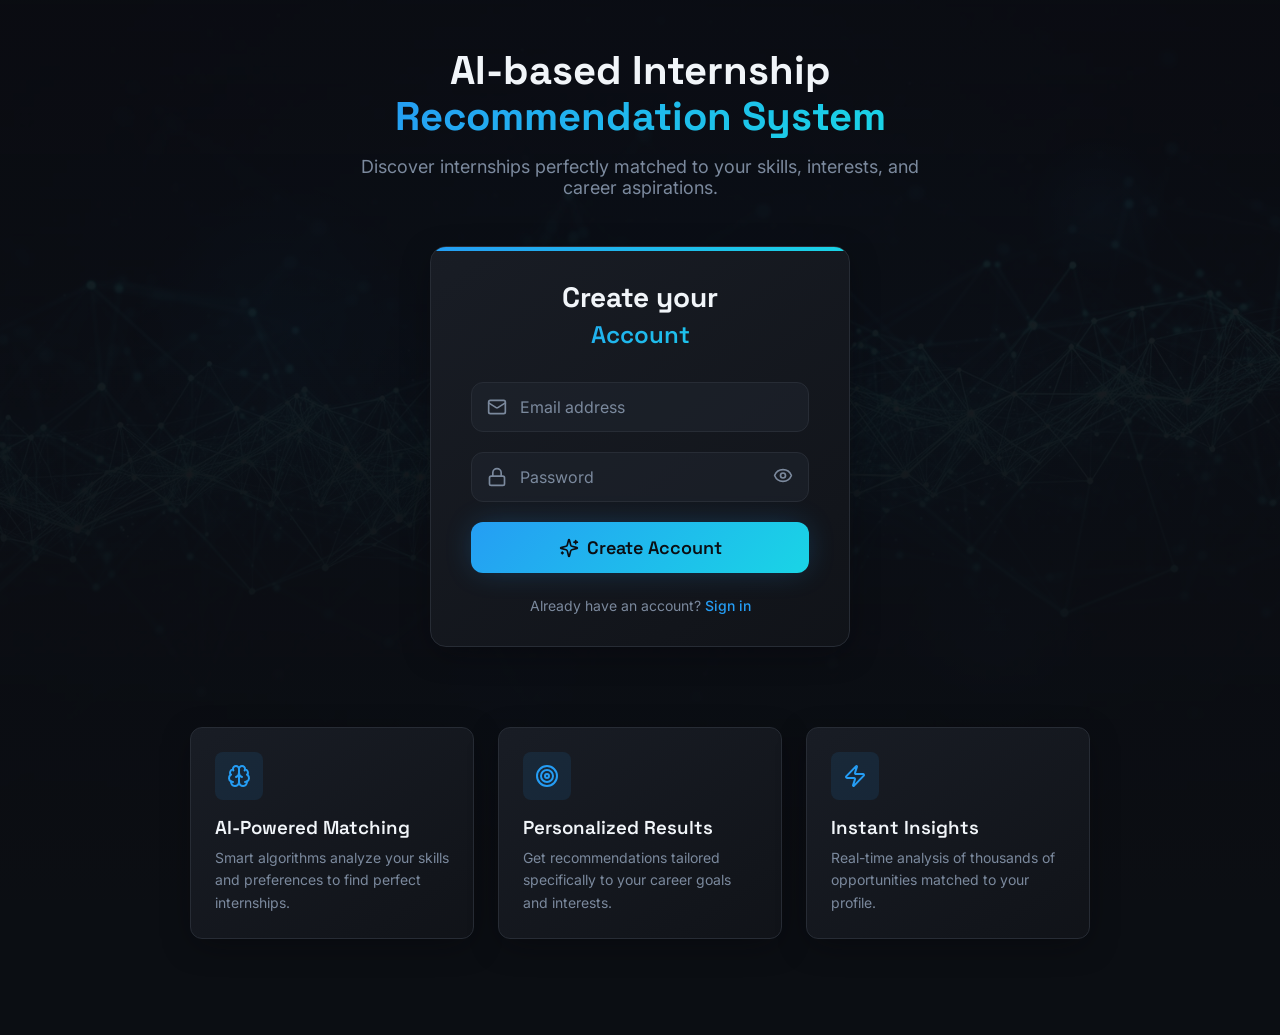
<file: index.html>
<!DOCTYPE html>
<html lang="en">
<head>
  <meta charset="UTF-8" />
  <meta name="viewport" content="width=device-width, initial-scale=1.0" />
  <title>AI-based Internship Recommendation System</title>
  <meta name="description" content="Discover internships perfectly matched to your skills, interests, and career aspirations using AI." />
  <link rel="stylesheet" href="new_styles_react.css">
</head>
<body>

   <!-- Background -->
    <div class="bg-image"></div>

  <!-- Floating Orbs -->
  <div class="orbs-container">
    <div class="orb"></div>
    <div class="orb"></div>
    <div class="orb"></div>
    <div class="orb"></div>
  </div>

  <!-- Gradient Overlay -->
  <div class="bg-overlay"></div>

  <!-- Main Content -->
  <main class="main-content">

    <!-- Header -->
    <div class="header">
      <div class="badge">
        
        <span></span>
      </div>
      <h1>
        AI-based Internship<br />
        <span class="text-gradient">Recommendation System</span>
      </h1>
      <p>Discover internships perfectly matched to your skills, interests, and career aspirations.</p>
    </div>

    <!-- Signup Form -->
    <div class="glass-card signup-card">
      <div class="accent-bar"></div>
      <h2>Create your</h2>
      <h3 class="text-gradient">Account</h3>

      <form action="http://127.0.0.1:3000/login" method="post">
        <div class="form-group">
          <svg class="icon" xmlns="http://www.w3.org/2000/svg" viewBox="0 0 24 24" fill="none" stroke="currentColor" stroke-width="2" stroke-linecap="round" stroke-linejoin="round"><rect width="20" height="16" x="2" y="4" rx="2"/><path d="m22 7-8.97 5.7a1.94 1.94 0 0 1-2.06 0L2 7"/></svg>
          <input type="email" name="email" placeholder="Email address" required />
        </div>

        <div class="form-group">
          <svg class="icon" xmlns="http://www.w3.org/2000/svg" viewBox="0 0 24 24" fill="none" stroke="currentColor" stroke-width="2" stroke-linecap="round" stroke-linejoin="round"><rect width="18" height="11" x="3" y="11" rx="2" ry="2"/><path d="M7 11V7a5 5 0 0 1 10 0v4"/></svg>
          <input type="password" name="password" id="password" placeholder="Password" required />
          <button type="button" class="toggle-password" onclick="togglePassword()">
            <svg id="eye-icon" xmlns="http://www.w3.org/2000/svg" width="20" height="20" viewBox="0 0 24 24" fill="none" stroke="currentColor" stroke-width="2" stroke-linecap="round" stroke-linejoin="round"><path d="M2.062 12.348a1 1 0 0 1 0-.696 10.75 10.75 0 0 1 19.876 0 1 1 0 0 1 0 .696 10.75 10.75 0 0 1-19.876 0"/><circle cx="12" cy="12" r="3"/></svg>
          </button>
        </div>

        <button type="submit" class="submit-btn">
          <svg xmlns="http://www.w3.org/2000/svg" width="20" height="20" viewBox="0 0 24 24" fill="none" stroke="currentColor" stroke-width="2" stroke-linecap="round" stroke-linejoin="round"><path d="M9.937 15.5A2 2 0 0 0 8.5 14.063l-6.135-1.582a.5.5 0 0 1 0-.962L8.5 9.936A2 2 0 0 0 9.937 8.5l1.582-6.135a.5.5 0 0 1 .963 0L14.063 8.5A2 2 0 0 0 15.5 9.937l6.135 1.581a.5.5 0 0 1 0 .964L15.5 14.063a2 2 0 0 0-1.437 1.437l-1.582 6.135a.5.5 0 0 1-.963 0z"/><path d="M20 3v4"/><path d="M22 5h-4"/><path d="M4 17v2"/><path d="M5 18H3"/></svg>
          Create Account
        </button>
      </form>

      <p class="signin-link">
        Already have an account? <a href="#">Sign in</a>
      </p>
    </div>

    <!-- Feature Cards -->
    <div class="features">
      <div class="glass-card feature-card">
        <div class="feature-icon">
          <svg xmlns="http://www.w3.org/2000/svg" viewBox="0 0 24 24" fill="none" stroke="currentColor" stroke-width="2" stroke-linecap="round" stroke-linejoin="round"><path d="M12 5a3 3 0 1 0-5.997.125 4 4 0 0 0-2.526 5.77 4 4 0 0 0 .556 6.588A4 4 0 1 0 12 18Z"/><path d="M12 5a3 3 0 1 1 5.997.125 4 4 0 0 1 2.526 5.77 4 4 0 0 1-.556 6.588A4 4 0 1 1 12 18Z"/><path d="M15 13a4.5 4.5 0 0 1-3-4 4.5 4.5 0 0 1-3 4"/><path d="M17.599 6.5a3 3 0 0 0 .399-1.375"/><path d="M6.003 5.125A3 3 0 0 0 6.401 6.5"/><path d="M3.477 10.896a4 4 0 0 1 .585-.396"/><path d="M19.938 10.5a4 4 0 0 1 .585.396"/><path d="M6 18a4 4 0 0 1-1.967-.516"/><path d="M19.967 17.484A4 4 0 0 1 18 18"/></svg>
        </div>
        <h3>AI-Powered Matching</h3>
        <p>Smart algorithms analyze your skills and preferences to find perfect internships.</p>
      </div>

      <div class="glass-card feature-card">
        <div class="feature-icon">
          <svg xmlns="http://www.w3.org/2000/svg" viewBox="0 0 24 24" fill="none" stroke="currentColor" stroke-width="2" stroke-linecap="round" stroke-linejoin="round"><circle cx="12" cy="12" r="10"/><circle cx="12" cy="12" r="6"/><circle cx="12" cy="12" r="2"/></svg>
        </div>
        <h3>Personalized Results</h3>
        <p>Get recommendations tailored specifically to your career goals and interests.</p>
      </div>

      <div class="glass-card feature-card">
        <div class="feature-icon">
          <svg xmlns="http://www.w3.org/2000/svg" viewBox="0 0 24 24" fill="none" stroke="currentColor" stroke-width="2" stroke-linecap="round" stroke-linejoin="round"><path d="M4 14a1 1 0 0 1-.78-1.63l9.9-10.2a.5.5 0 0 1 .86.46l-1.92 6.02A1 1 0 0 0 13 10h7a1 1 0 0 1 .78 1.63l-9.9 10.2a.5.5 0 0 1-.86-.46l1.92-6.02A1 1 0 0 0 11 14z"/></svg>
        </div>
        <h3>Instant Insights</h3>
        <p>Real-time analysis of thousands of opportunities matched to your profile.</p>
      </div>
    </div>

  </main>

  <script>
    function togglePassword() {
      const input = document.getElementById('password');
      input.type = input.type === 'password' ? 'text' : 'password';
    }
  </script>

</body>
</html>
</file>
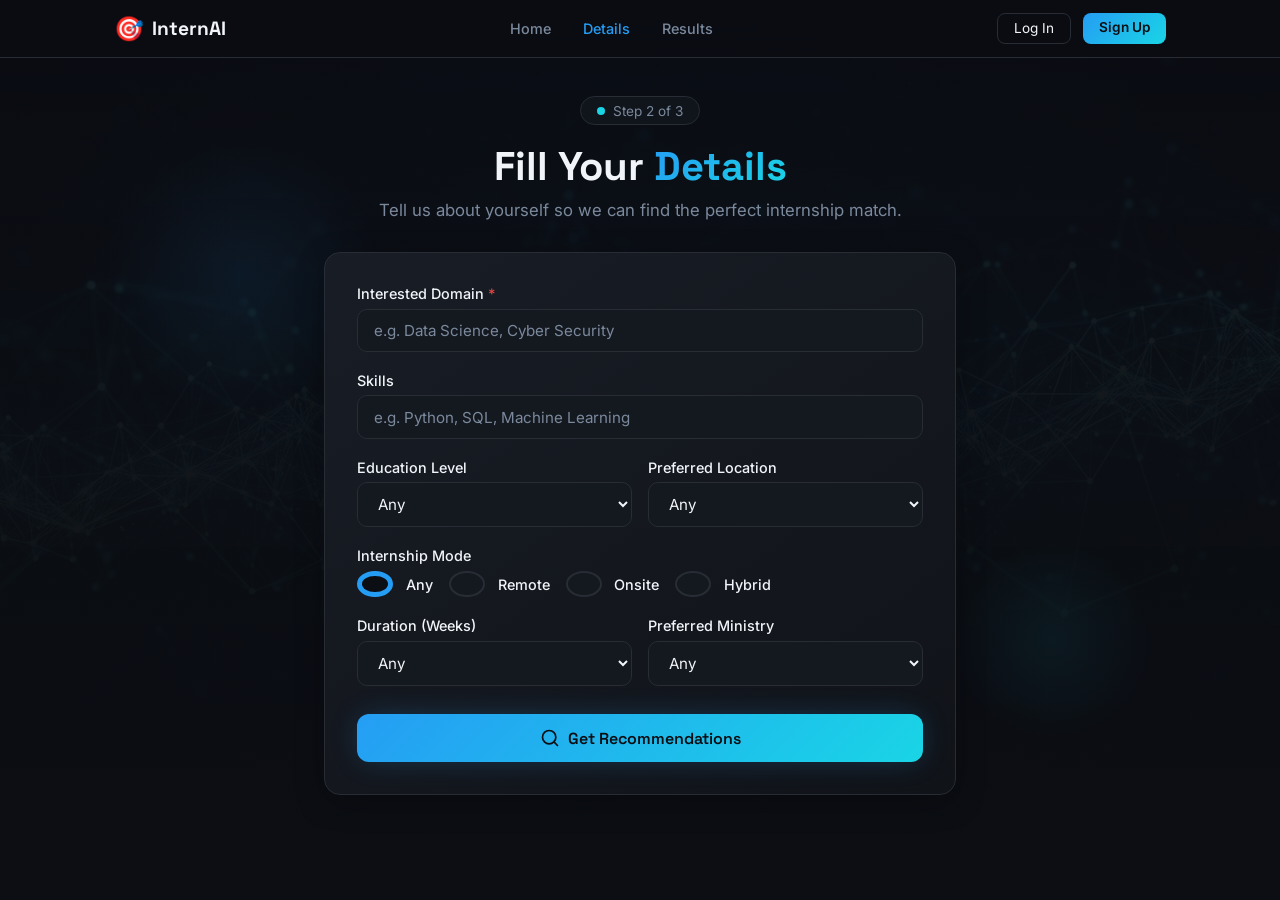
<file: new_details_page_react.html>
<!DOCTYPE html>
<html lang="en">
<head>
    <meta charset="UTF-8">
    <meta name="viewport" content="width=device-width, initial-scale=1.0">
    <title>Fill Your Details - AI Internship Recommendation</title>
    <link rel="stylesheet" href="details_page_react.css">
    <link href="https://fonts.googleapis.com/css2?family=Space+Grotesk:wght@300;400;500;600;700&family=Inter:wght@300;400;500;600&display=swap" rel="stylesheet">

    <style>
.spinner {
  border: 6px solid #f3f3f3;
  border-top: 6px solid #00bcd4;
  border-radius: 50%;
  width: 50px;
  height: 50px;
  margin: 10px auto;
  animation: spin 1s linear infinite;
}

@keyframes spin {
  0% { transform: rotate(0deg); }
  100% { transform: rotate(360deg); }
}
</style>

</head>
<body>

    <!-- Background -->
    <div class="bg-image"></div>
    <div class="bg-overlay"></div>

    <!-- Floating Orbs -->
    <div class="orb orb-1"></div>
    <div class="orb orb-2"></div>
    <div class="orb orb-3"></div>

    <!-- Header / Navbar -->
    <header class="navbar">
        <div class="navbar-inner">
            <a href="index.html" class="logo">
                <span class="logo-icon">🎯</span>
                <span class="logo-text">InternAI</span>
            </a>
            <nav class="nav-links">
                <a href="new_home_page_react.html">Home</a>
                <a href="new_details_page_react.html" class="active">Details</a>
                <a href="new_result_page_react.html">Results</a>
            </nav>
            <div class="nav-auth">
                <a href="#" class="btn-outline-sm">Log In</a>
                <a href="index.html" class="btn-primary-sm">Sign Up</a>
            </div>
            <!-- Mobile menu toggle -->
            <button class="menu-toggle" onclick="toggleMenu()">
                <span></span><span></span><span></span>
            </button>
        </div>
        <!-- Mobile nav -->
        <nav class="mobile-nav" id="mobileNav">
            <a href="index.html">Home</a>
            <a href="#">Details</a>
            <a href="result.html">Results</a>
            <a href="#">Log In</a>
            <a href="index.html">Sign Up</a>
        </nav>
    </header>

    <!-- Page Content -->
    <main class="page-content">
        <div class="page-header">
            <span class="badge"><span class="pulse-dot"></span> Step 2 of 3</span>
            <h1>Fill Your <span class="text-gradient">Details</span></h1>
            <p class="subtitle">Tell us about yourself so we can find the perfect internship match.</p>
        </div>
<div id="loader" style="display:none; text-align:center;">
    <div class="spinner"></div>
    <p>Finding best internships...</p>
</div>

        <form class="details-form glass-card" id="internshipForm" action="http://127.0.0.1:3000/recommend" method="post">
            
            <!-- Domain -->
            <div class="form-group">
                <label for="domain">Interested Domain <span class="required">*</span></label>
                <input type="text" id="domain" name="domain" placeholder="e.g. Data Science, Cyber Security" required>
            </div>

            <!-- Skills -->
            <div class="form-group">
                <label for="skills">Skills</label>
                <input type="text" id="skills" name="skills" placeholder="e.g. Python, SQL, Machine Learning">
            </div>

            <!-- Two columns -->
            <div class="form-row">
                <div class="form-group">
                    <label for="education">Education Level</label>
                    <select id="education" name="education">
                        <option value="Any">Any</option>
                        <option value="Undergraduate">Undergraduate</option>
                        <option value="Postgraduate">Postgraduate</option>
                        <option value="Diploma">Diploma</option>
                    </select>
                </div>
                <div class="form-group">
                    <label for="location">Preferred Location</label>
                    <select id="location" name="location">
                        <option value="Any">Any</option>
                        <option value="Remote">Remote</option>
                        <option value="Delhi">Delhi</option>
                        <option value="Mumbai">Mumbai</option>
                        <option value="Bengaluru">Bengaluru</option>
                        <option value="Pune">Pune</option>
                    </select>
                </div>
            </div>

            <!-- Internship Mode -->
            <div class="form-group">
                <label>Internship Mode</label>
                <div class="radio-group">
                    <label class="radio-label">
                        <input type="radio" name="mode" value="Any" checked>
                        <span class="radio-custom"></span> Any
                    </label>
                    <label class="radio-label">
                        <input type="radio" name="mode" value="Remote">
                        <span class="radio-custom"></span> Remote
                    </label>
                    <label class="radio-label">
                        <input type="radio" name="mode" value="Onsite">
                        <span class="radio-custom"></span> Onsite
                    </label>
                    <label class="radio-label">
                        <input type="radio" name="mode" value="Hybrid">
                        <span class="radio-custom"></span> Hybrid
                    </label>
                </div>
            </div>

            <!-- Two columns -->
            <div class="form-row">
                <div class="form-group">
                    <label for="duration">Duration (Weeks)</label>
                    <select id="duration" name="duration">
                        <option value="Any">Any</option>
                        <option value="4">4 Weeks</option>
                        <option value="6">6 Weeks</option>
                        <option value="8">8 Weeks</option>
                        <option value="12">12 Weeks</option>
                    </select>
                </div>
                <div class="form-group">
                    <label for="ministry">Preferred Ministry</label>
                    <select id="ministry" name="ministry">
                        <option value="Any">Any</option>
                        <option value="MeitY">MeitY</option>
                        <option value="MoE">Ministry of Education</option>
                        <option value="NITI Aayog">NITI Aayog</option>
                        <option value="MoHFW">MoHFW</option>
                    </select>
                </div>
            </div>

            <button type="button" class="btn-submit" onclick="getRecommendation()">
                <svg width="20" height="20" viewBox="0 0 24 24" fill="none" stroke="currentColor" stroke-width="2" stroke-linecap="round" stroke-linejoin="round"><circle cx="11" cy="11" r="8"/><path d="m21 21-4.3-4.3"/></svg>
                Get Recommendations
            </button>
        </form>
    </main>

    <script>
        function toggleMenu() {
            document.getElementById('mobileNav').classList.toggle('open');
        }
    </script>

    <script>
const form = document.getElementById("internshipForm");

form.addEventListener("submit", function(event) {

    event.preventDefault(); // stop instant reload

    // show loader
    document.getElementById("loader").style.display = "block";

    // small delay so user can see loader
    setTimeout(() => {
        form.submit();
    }, 1000); // 1 second
});
</script>
 
<script>
function getRecommendation() {

    const domain = document.getElementById("domain").value;
    const skills = document.getElementById("skills").value;
    const education = document.getElementById("education").value;
    const location = document.getElementById("location").value;

    const mode = document.querySelector('input[name="mode"]:checked').value;

    // show loader
    document.getElementById("loader").style.display = "block";

    fetch("/recommend", {
        method: "POST",
        headers: {
            "Content-Type": "application/json"
        },
        credentials: "include",
        body: JSON.stringify({
            domain,
            skills,
            education,
            location,
            mode
        })
    })
    .then(res => res.json())
    .then(data => {
        localStorage.setItem("results", JSON.stringify(data));
        window.location.href = "/new_result_page_react.html";
    })
    .catch(err => console.log(err));
}
</script>
</body>
</html>
</file>
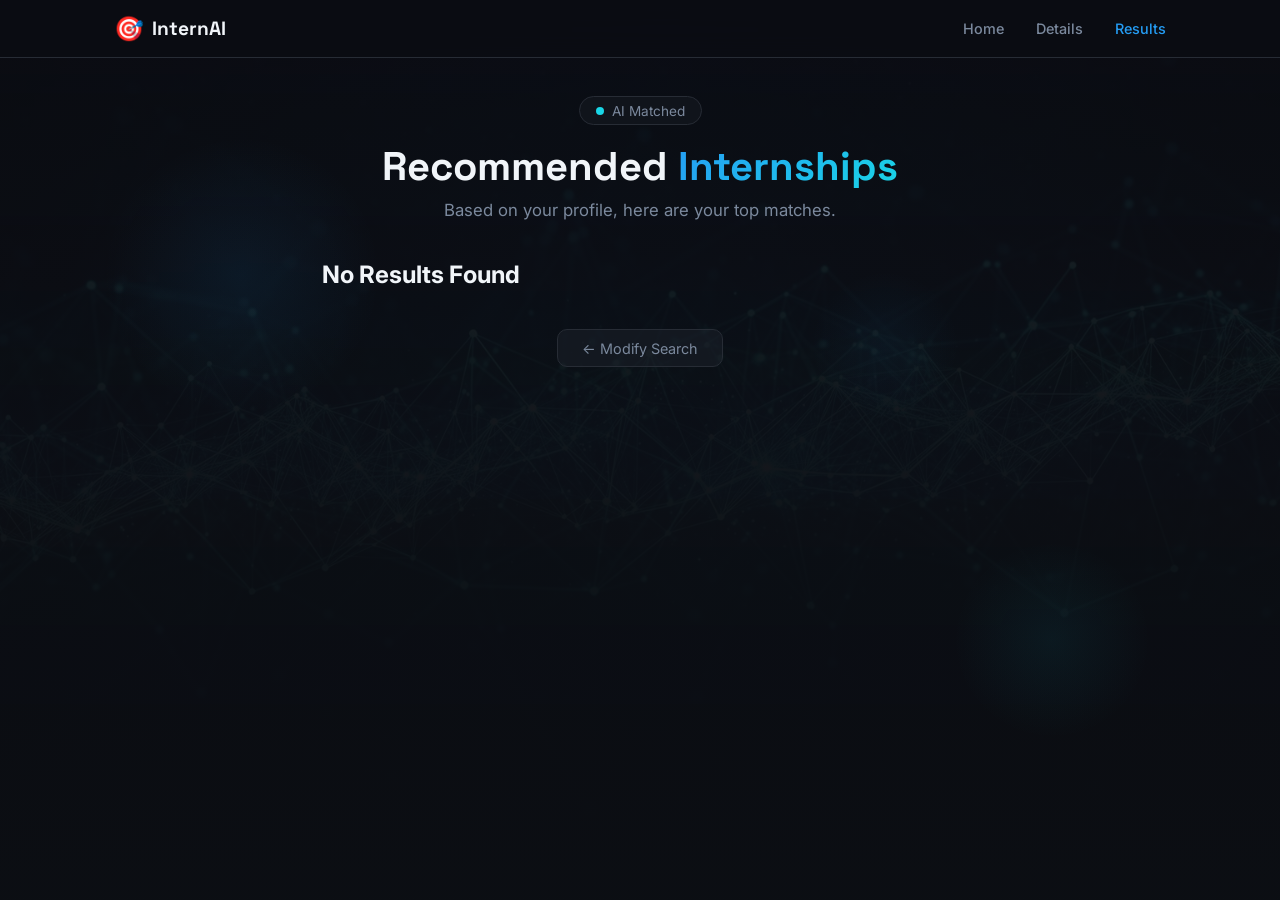
<file: new_result_page_react.html>
<!DOCTYPE html>
<html lang="en">
<head>
    <meta charset="UTF-8">
    <meta name="viewport" content="width=device-width, initial-scale=1.0">
    <title>Recommended Internships - AI Internship Recommendation</title>

    <!-- ✅ CSS PATH (correct for Express static) -->
    <link rel="stylesheet" href="result_page_react.css">

    <link href="https://fonts.googleapis.com/css2?family=Space+Grotesk:wght@300;400;500;600;700&family=Inter:wght@300;400;500;600&display=swap" rel="stylesheet">
</head>

<body>

    <!-- Background -->
    <div class="bg-image"></div>
    <div class="bg-overlay"></div>

    <!-- Floating Orbs -->
    <div class="orb orb-1"></div>
    <div class="orb orb-2"></div>
    <div class="orb orb-3"></div>

    <!-- Header -->
    <header class="navbar">
        <div class="navbar-inner">
            <a href="/new_home_page_react.html" class="logo">
                <span class="logo-icon">🎯</span>
                <span class="logo-text">InternAI</span>
            </a>

            <nav class="nav-links">
                <a href="/new_home_page_react.html">Home</a>
                <a href="/new_details_page_react.html">Details</a>
                <a href="#" class="active">Results</a>
            </nav>
        </div>
    </header>

    <!-- Page Content -->
    <main class="page-content">

        <div class="page-header">
            <span class="badge"><span class="pulse-dot"></span> AI Matched</span>
            <h1>Recommended <span class="text-gradient">Internships</span></h1>
            <p class="subtitle">Based on your profile, here are your top matches.</p>
        </div>

        <!-- ✅ RESULTS GRID -->
        <div class="results-grid" id="results"></div>

        <!-- Back button -->
        <div class="back-section">
            <a href="/new_details_page_react.html" class="btn-back">← Modify Search</a>
        </div>

    </main>

    <!-- ✅ MAIN SCRIPT -->
    <script>
        const results = JSON.parse(localStorage.getItem("results"));
        const container = document.getElementById("results");

        if (results && results.length > 0) {

            results.forEach((item, index) => {

                const card = document.createElement("div");
                card.className = "result-card glass-card";

                card.innerHTML = `
                    ${index === 0 ? '<span style="color: gold; font-weight: bold;">🏆 Best Match</span>' : ''}

                    <div class="card-header">
                        <div class="card-badge badge-match">
                            ${(item.match_score * 100).toFixed(1)}% Match
                        </div>
                        <div class="card-badge badge-mode">
                            ${item.mode}
                        </div>
                    </div>

                    <h3 class="card-title">${item.title}</h3>

                    <div class="card-meta">
                        <span>🏛️ ${item.organization}</span>
                        <span>📍 ${item.location}</span>
                        <span>⏱️ ${item.duration_weeks || "N/A"} Weeks</span>
                    </div>

                    <p><strong>Domain:</strong> ${item.domain}</p>
                    <p><strong>Skills:</strong> ${item.skills}</p>
                    <p>${item.description}</p>

                    <a href="#" class="btn-apply">Apply Now →</a>
                `;

                container.appendChild(card);
            });

        } else {
            container.innerHTML = "<h2 style='text-align:center;'>No Results Found</h2>";
        }
    </script>

</body>
</html>
</file>
<file: new_styles_react.css>
@import url('https://fonts.googleapis.com/css2?family=Space+Grotesk:wght@300;400;500;600;700&family=Inter:wght@300;400;500;600&display=swap');

*, *::before, *::after {
  margin: 0;
  padding: 0;
  box-sizing: border-box;
  
}

:root {
  --bg: hsl(220, 25%, 6%);
  --fg: hsl(210, 40%, 96%);
  --card-bg: linear-gradient(145deg, hsl(220, 20%, 12%), hsl(220, 20%, 8%));
  --primary: hsl(205, 90%, 55%);
  --accent: hsl(185, 80%, 50%);
  --muted: hsl(215, 15%, 55%);
  --border: hsl(220, 15%, 18%);
  --secondary-bg: hsl(220, 20%, 16%);
  --gradient-primary: linear-gradient(135deg, hsl(205, 90%, 55%), hsl(185, 80%, 50%));
  --shadow-glow: 0 0 30px -5px hsla(205, 90%, 55%, 0.3);
  --shadow-card: 0 8px 32px -8px hsla(220, 25%, 3%, 0.6);
}

body {
  background: var(--bg);
  color: var(--fg);
  font-family: 'Inter', sans-serif;
  min-height: 100vh;
  overflow-x: hidden;
}

h1, h2, h3, h4, h5, h6 {
  font-family: 'Space Grotesk', sans-serif;
}

/* ===== Background */
.bg-image {
    position: fixed; inset: 0;
    background: url('hero-bg.jpg') center/cover no-repeat;
    opacity: 0.25; z-index: 0;
}


.orbs-container {
  position: fixed;
  inset: 0;
  pointer-events: none;
  z-index: 0;
}

.orb {
  position: absolute;
  border-radius: 50%;
  background: radial-gradient(circle, hsla(205, 90%, 55%, 0.08), transparent 70%);
  animation: float 8s ease-in-out infinite;
}

.orb:nth-child(1) { width: 300px; height: 300px; left: 10%; top: 20%; animation-duration: 8s; }
.orb:nth-child(2) { width: 200px; height: 200px; left: 70%; top: 60%; animation-duration: 10s; animation-delay: 2s; }
.orb:nth-child(3) { width: 150px; height: 150px; left: 80%; top: 15%; animation-duration: 7s; animation-delay: 4s; }
.orb:nth-child(4) { width: 250px; height: 250px; left: 30%; top: 70%; animation-duration: 9s; animation-delay: 1s; }

@keyframes float {
  0%, 100% { transform: translateY(0) rotate(0deg); }
  33% { transform: translateY(-12px) rotate(1deg); }
  66% { transform: translateY(6px) rotate(-1deg); }
}


.bg-overlay {
  position: fixed;
  inset: 0;
  background: linear-gradient(to bottom, hsla(220, 25%, 6%, 0.6), hsla(220, 25%, 6%, 0.8), hsl(220, 25%, 6%));
  z-index: 1;
}

/* Main Content */
.main-content {
  position: relative;
  z-index: 10;
  display: flex;
  flex-direction: column;
  align-items: center;
  min-height: 100vh;
  padding: 3rem 1rem;
}

/* ── Header ── 
.badge {
  display: inline-flex;
  align-items: center;
  gap: 0.5rem;
  padding: 0.5rem 1rem;
  border-radius: 9999px;
  border: 1px solid var(--border);
  background: hsla(220, 20%, 16%, 0.3);
  margin-bottom: 1.5rem;
  font-size: 0.875rem;
  color: var(--muted);
  animation: fadeInDown 0.7s ease-out;
} */

.badge-dot {
  width: 8px;
  height: 8px;
  border-radius: 50%;
  background: var(--accent);
  animation: pulse-glow 2s ease-in-out infinite;
}

@keyframes pulse-glow {
  0%, 100% { opacity: 0.4; transform: scale(1); }
  50% { opacity: 1; transform: scale(1.2); }
}

.header {
  text-align: center;
  margin-bottom: 3rem;
  animation: fadeInDown 0.7s ease-out;
}

.header h1 {
  font-size: 2.5rem;
  font-weight: 700;
  line-height: 1.15;
  margin-bottom: 1rem;
}

.text-gradient {
  background: var(--gradient-primary);
  -webkit-background-clip: text;
  -webkit-text-fill-color: transparent;
  background-clip: text;
}

.header p {
  color: var(--muted);
  font-size: 1.125rem;
  max-width: 560px;
  margin: 0 auto;
}

@keyframes fadeInDown {
  from { opacity: 0; transform: translateY(-20px); }
  to { opacity: 1; transform: translateY(0); }
}

/* ── Glass Card / Signup Form ── */
.glass-card {
  background: var(--card-bg);
  border: 1px solid var(--border);
  box-shadow: var(--shadow-card);
  backdrop-filter: blur(20px);
  border-radius: 1rem;
}

.signup-card {
  width: 100%;
  max-width: 420px;
  padding: 2rem 2.5rem;
  position: relative;
  overflow: hidden;
  animation: fadeInUp 0.8s ease-out 0.3s both;
}

.signup-card .accent-bar {
  position: absolute;
  top: 0;
  left: 0;
  right: 0;
  height: 4px;
  background: var(--gradient-primary);
}

.signup-card h2 {
  text-align: center;
  font-size: 1.75rem;
  font-weight: 700;
  margin-bottom: 0.25rem;
}

.signup-card h3 {
  text-align: center;
  font-size: 1.5rem;
  font-weight: 600;
  margin-bottom: 2rem;
}

.form-group {
  position: relative;
  margin-bottom: 1.25rem;
}

.form-group .icon {
  position: absolute;
  left: 1rem;
  top: 50%;
  transform: translateY(-50%);
  width: 20px;
  height: 20px;
  color: var(--muted);
  transition: color 0.2s;
}

.form-group input {
  width: 100%;
  background: hsla(220, 20%, 16%, 0.5);
  border: 1px solid var(--border);
  border-radius: 0.75rem;
  padding: 0.875rem 1rem 0.875rem 3rem;
  color: var(--fg);
  font-family: 'Inter', sans-serif;
  font-size: 1rem;
  outline: none;
  transition: all 0.2s;
}

.form-group input::placeholder {
  color: var(--muted);
}

.form-group input:focus {
  border-color: var(--primary);
  box-shadow: 0 0 0 3px hsla(205, 90%, 55%, 0.2);
}

.form-group input:focus ~ .icon {
  color: var(--primary);
}

.toggle-password {
  position: absolute;
  right: 1rem;
  top: 50%;
  transform: translateY(-50%);
  background: none;
  border: none;
  color: var(--muted);
  cursor: pointer;
  padding: 0;
  transition: color 0.2s;
}

.toggle-password:hover {
  color: var(--fg);
}

.submit-btn {
  width: 100%;
  padding: 0.875rem;
  border: none;
  border-radius: 0.75rem;
  background: var(--gradient-primary);
  color: var(--bg);
  font-family: 'Space Grotesk', sans-serif;
  font-size: 1.125rem;
  font-weight: 600;
  cursor: pointer;
  display: flex;
  align-items: center;
  justify-content: center;
  gap: 0.5rem;
  box-shadow: var(--shadow-glow);
  transition: transform 0.15s, box-shadow 0.3s;
  margin-top: 0.25rem;
}

.submit-btn:hover {
  transform: scale(1.02);
  box-shadow: 0 0 40px -5px hsla(205, 90%, 55%, 0.5);
}

.submit-btn:active {
  transform: scale(0.98);
}

.signin-link {
  text-align: center;
  color: var(--muted);
  font-size: 0.875rem;
  margin-top: 1.5rem;
}

.signin-link a {
  color: var(--primary);
  text-decoration: none;
  font-weight: 500;
  transition: color 0.2s;
}

.signin-link a:hover {
  color: var(--accent);
}

@keyframes fadeInUp {
  from { opacity: 0; transform: translateY(40px); }
  to { opacity: 1; transform: translateY(0); }
}

/* ── Feature Cards ── */
.features {
  display: grid;
  grid-template-columns: repeat(3, 1fr);
  gap: 1.5rem;
  max-width: 900px;
  width: 100%;
  margin-top: 5rem;
  margin-bottom: 3rem;
}

.feature-card {
  padding: 1.5rem;
  border-radius: 0.75rem;
  transition: border-color 0.3s;
  animation: fadeInUp 0.6s ease-out both;
}

.feature-card:nth-child(1) { animation-delay: 0.6s; }
.feature-card:nth-child(2) { animation-delay: 0.75s; }
.feature-card:nth-child(3) { animation-delay: 0.9s; }

.feature-card:hover {
  border-color: hsla(205, 90%, 55%, 0.3);
}

.feature-icon {
  width: 48px;
  height: 48px;
  border-radius: 0.5rem;
  background: hsla(205, 90%, 55%, 0.1);
  display: flex;
  align-items: center;
  justify-content: center;
  margin-bottom: 1rem;
  transition: background 0.3s;
}

.feature-card:hover .feature-icon {
  background: hsla(205, 90%, 55%, 0.2);
}

.feature-icon svg {
  width: 24px;
  height: 24px;
  color: var(--primary);
}

.feature-card h3 {
  font-weight: 600;
  margin-bottom: 0.5rem;
}

.feature-card p {
  font-size: 0.875rem;
  color: var(--muted);
  line-height: 1.6;
}

/* ── Responsive ── */
@media (max-width: 768px) {
  .header h1 {
    font-size: 1.75rem;
  }
  .features {
    grid-template-columns: 1fr;
    padding: 0 1rem;
  }
  .signup-card {
    padding: 1.5rem;
  }
}
</file>
<file: details_page_react.css>
/* ===== CSS Variables (same theme as landing) ===== */
:root {
    --background: hsl(220, 25%, 6%);
    --foreground: hsl(210, 40%, 96%);
    --card-bg: linear-gradient(145deg, hsl(220, 20%, 12%), hsl(220, 20%, 8%));
    --primary: hsl(205, 90%, 55%);
    --accent: hsl(185, 80%, 50%);
    --secondary: hsl(220, 20%, 16%);
    --muted: hsl(215, 15%, 55%);
    --border-color: hsl(220, 15%, 18%);
    --input-bg: hsl(220, 20%, 10%);
    --gradient-primary: linear-gradient(135deg, hsl(205, 90%, 55%), hsl(185, 80%, 50%));
    --shadow-glow: 0 0 30px -5px hsla(205, 90%, 55%, 0.3);
    --shadow-card: 0 8px 32px -8px hsla(220, 25%, 3%, 0.6);
    --font-heading: 'Space Grotesk', sans-serif;
    --font-body: 'Inter', sans-serif;
}

/* ===== Reset ===== */
*, *::before, *::after {
    margin: 0; padding: 0; box-sizing: border-box;
}

body {
    font-family: var(--font-body);
    background: var(--background);
    color: var(--foreground);
    min-height: 100vh;
    overflow-x: hidden;
}

/* ===== Background ===== */
.bg-image {
    position: fixed; inset: 0;
    background: url('hero-bg.jpg') center/cover no-repeat;
    opacity: 0.25;
    z-index: 0;
}

.bg-overlay {
    position: fixed; inset: 0;
    background: linear-gradient(to bottom, hsla(220, 25%, 6%, 0.6), hsla(220, 25%, 6%, 0.85), var(--background));
    z-index: 0;
}

/* ===== Floating Orbs ===== */
.orb {
    position: fixed;
    border-radius: 50%;
    pointer-events: none;
    z-index: 0;
}

.orb-1 {
    width: 280px; height: 280px;
    top: 15%; left: 8%;
    background: radial-gradient(circle, hsla(205, 90%, 55%, 0.08), transparent 70%);
    animation: float 8s ease-in-out infinite;
}

.orb-2 {
    width: 200px; height: 200px;
    top: 60%; right: 10%;
    background: radial-gradient(circle, hsla(185, 80%, 50%, 0.06), transparent 70%);
    animation: float 10s ease-in-out infinite 2s;
}

.orb-3 {
    width: 150px; height: 150px;
    top: 30%; right: 25%;
    background: radial-gradient(circle, hsla(205, 90%, 55%, 0.05), transparent 70%);
    animation: float 7s ease-in-out infinite 4s;
}

@keyframes float {
    0%, 100% { transform: translateY(0) rotate(0deg); }
    33% { transform: translateY(-15px) rotate(1deg); }
    66% { transform: translateY(8px) rotate(-1deg); }
}

/* ===== Navbar ===== */
.navbar {
    position: fixed; top: 0; left: 0; right: 0;
    z-index: 100;
    background: hsla(220, 25%, 6%, 0.85);
    backdrop-filter: blur(16px);
    border-bottom: 1px solid var(--border-color);
}

.navbar-inner {
    max-width: 1100px;
    margin: 0 auto;
    display: flex;
    align-items: center;
    justify-content: space-between;
    padding: 0.8rem 1.5rem;
}

.logo {
    display: flex; align-items: center; gap: 0.5rem;
    text-decoration: none; color: var(--foreground);
    font-family: var(--font-heading);
    font-weight: 700; font-size: 1.2rem;
}

.logo-icon { font-size: 1.5rem; }

.nav-links {
    display: flex; gap: 2rem;
}

.nav-links a {
    text-decoration: none;
    color: var(--muted);
    font-size: 0.9rem;
    font-weight: 500;
    transition: color 0.3s;
}

.nav-links a:hover, .nav-links a.active {
    color: var(--primary);
}

.nav-auth {
    display: flex; gap: 0.75rem;
}

.btn-outline-sm {
    padding: 0.4rem 1rem;
    border: 1px solid var(--border-color);
    border-radius: 8px;
    color: var(--foreground);
    text-decoration: none;
    font-size: 0.85rem;
    transition: all 0.3s;
}

.btn-outline-sm:hover {
    border-color: var(--primary);
    color: var(--primary);
}

.btn-primary-sm {
    padding: 0.4rem 1rem;
    background: var(--gradient-primary);
    border-radius: 8px;
    color: var(--background);
    text-decoration: none;
    font-size: 0.85rem;
    font-weight: 600;
    transition: opacity 0.3s;
}

.btn-primary-sm:hover { opacity: 0.9; }

.menu-toggle {
    display: none;
    flex-direction: column; gap: 5px;
    background: none; border: none; cursor: pointer; padding: 4px;
}

.menu-toggle span {
    width: 24px; height: 2px;
    background: var(--foreground);
    border-radius: 2px;
}

.mobile-nav {
    display: none;
    flex-direction: column;
    padding: 1rem 1.5rem;
    gap: 0.75rem;
    border-top: 1px solid var(--border-color);
}

.mobile-nav a {
    color: var(--muted);
    text-decoration: none;
    font-size: 0.95rem;
    padding: 0.5rem 0;
}

.mobile-nav.open { display: flex; }

@media (max-width: 768px) {
    .nav-links, .nav-auth { display: none; }
    .menu-toggle { display: flex; }
}

/* ===== Page Content ===== */
.page-content {
    position: relative;
    z-index: 10;
    max-width: 680px;
    margin: 0 auto;
    padding: 6rem 1.5rem 3rem;
}

.page-header {
    text-align: center;
    margin-bottom: 2rem;
    animation: fadeInUp 0.6s ease-out;
}

.badge {
    display: inline-flex;
    align-items: center;
    gap: 0.5rem;
    padding: 0.35rem 1rem;
    border-radius: 999px;
    border: 1px solid var(--border-color);
    background: hsla(220, 20%, 16%, 0.3);
    color: var(--muted);
    font-size: 0.85rem;
    margin-bottom: 1rem;
}

.pulse-dot {
    width: 8px; height: 8px;
    border-radius: 50%;
    background: var(--accent);
    animation: pulse 2s infinite;
}

@keyframes pulse {
    0%, 100% { opacity: 0.6; transform: scale(1); }
    50% { opacity: 1; transform: scale(1.3); }
}

.page-header h1 {
    font-family: var(--font-heading);
    font-size: 2.5rem;
    font-weight: 700;
    margin-bottom: 0.5rem;
}

.text-gradient {
    background: var(--gradient-primary);
    -webkit-background-clip: text;
    -webkit-text-fill-color: transparent;
    background-clip: text;
}

.subtitle {
    color: var(--muted);
    font-size: 1.05rem;
}

/* ===== Form Card ===== */
.glass-card {
    background: var(--card-bg);
    border: 1px solid var(--border-color);
    border-radius: 16px;
    box-shadow: var(--shadow-card);
    backdrop-filter: blur(20px);
}

.details-form {
    padding: 2rem;
    display: flex;
    flex-direction: column;
    gap: 1.25rem;
    animation: fadeInUp 0.7s ease-out 0.15s both;
}

.form-group {
    display: flex;
    flex-direction: column;
    gap: 0.4rem;
}

.form-group label {
    font-size: 0.9rem;
    font-weight: 500;
    color: var(--foreground);
}

.required { color: hsl(0, 84%, 60%); }

.form-group input,
.form-group select {
    padding: 0.7rem 1rem;
    border-radius: 10px;
    border: 1px solid var(--border-color);
    background: var(--input-bg);
    color: var(--foreground);
    font-family: var(--font-body);
    font-size: 0.95rem;
    outline: none;
    transition: border-color 0.3s, box-shadow 0.3s;
}

.form-group input::placeholder {
    color: var(--muted);
}

.form-group input:focus,
.form-group select:focus {
    border-color: var(--primary);
    box-shadow: 0 0 0 3px hsla(205, 90%, 55%, 0.15);
}

.form-row {
    display: grid;
    grid-template-columns: 1fr 1fr;
    gap: 1rem;
}

@media (max-width: 500px) {
    .form-row { grid-template-columns: 1fr; }
}

/* ===== Radio Group ===== */
.radio-group {
    display: flex;
    gap: 1rem;
    flex-wrap: wrap;
}

.radio-label {
    display: flex;
    align-items: center;
    gap: 0.4rem;
    cursor: pointer;
    color: var(--muted);
    font-size: 0.9rem;
    transition: color 0.3s;
}

.radio-label input[type="radio"] {
    appearance: none;
    width: 18px; height: 18px;
    border: 2px solid var(--border-color);
    border-radius: 50%;
    background: var(--input-bg);
    cursor: pointer;
    transition: all 0.3s;
    position: relative;
}

.radio-label input[type="radio"]:checked {
    border-color: var(--primary);
    background: var(--primary);
}

.radio-label input[type="radio"]:checked::after {
    content: '';
    position: absolute;
    inset: 3px;
    border-radius: 50%;
    background: var(--background);
}

.radio-label:has(input:checked) {
    color: var(--foreground);
}

/* ===== Submit Button ===== */
.btn-submit {
    display: inline-flex;
    align-items: center;
    justify-content: center;
    gap: 0.5rem;
    padding: 0.85rem 2rem;
    margin-top: 0.5rem;
    border: none;
    border-radius: 12px;
    background: var(--gradient-primary);
    color: var(--background);
    font-family: var(--font-heading);
    font-size: 1rem;
    font-weight: 600;
    cursor: pointer;
    transition: opacity 0.3s, transform 0.2s;
    box-shadow: var(--shadow-glow);
}

.btn-submit:hover {
    opacity: 0.92;
    transform: translateY(-1px);
}

.btn-submit:active {
    transform: translateY(0);
}

/* ===== Animations ===== */
@keyframes fadeInUp {
    from { opacity: 0; transform: translateY(20px); }
    to { opacity: 1; transform: translateY(0); }
}

.spinner {
  border: 6px solid #f3f3f3;
  border-top: 6px solid #00bcd4;
  border-radius: 50%;
  width: 50px;
  height: 50px;
  margin: 10px auto;
  animation: spin 1s linear infinite;
}

@keyframes spin {
  100% { transform: rotate(360deg); }
}
</file>
<file: result_page_react.css>
/* ===== CSS Variables ===== */
:root {
    --background: hsl(220, 25%, 6%);
    --foreground: hsl(210, 40%, 96%);
    --card-bg: linear-gradient(145deg, hsl(220, 20%, 12%), hsl(220, 20%, 8%));
    --primary: hsl(205, 90%, 55%);
    --accent: hsl(185, 80%, 50%);
    --secondary: hsl(220, 20%, 16%);
    --muted: hsl(215, 15%, 55%);
    --border-color: hsl(220, 15%, 18%);
    --input-bg: hsl(220, 20%, 10%);
    --gradient-primary: linear-gradient(135deg, hsl(205, 90%, 55%), hsl(185, 80%, 50%));
    --shadow-glow: 0 0 30px -5px hsla(205, 90%, 55%, 0.3);
    --shadow-card: 0 8px 32px -8px hsla(220, 25%, 3%, 0.6);
    --font-heading: 'Space Grotesk', sans-serif;
    --font-body: 'Inter', sans-serif;
}

*, *::before, *::after {
    margin: 0; padding: 0; box-sizing: border-box;
}

body {
    font-family: var(--font-body);
    background: var(--background);
    color: var(--foreground);
    min-height: 100vh;
    overflow-x: hidden;
}

/* ===== Background ===== */
.bg-image {
    position: fixed; inset: 0;
    background: url('hero-bg.jpg') center/cover no-repeat;
    opacity: 0.25; z-index: 0;
}
.bg-overlay {
    position: fixed; inset: 0;
    background: linear-gradient(to bottom, hsla(220, 25%, 6%, 0.6), hsla(220, 25%, 6%, 0.85), var(--background));
    z-index: 0;
}

/* ===== Orbs ===== */
.orb { position: fixed; border-radius: 50%; pointer-events: none; z-index: 0; }
.orb-1 { width: 280px; height: 280px; top: 15%; left: 8%; background: radial-gradient(circle, hsla(205,90%,55%,0.08), transparent 70%); animation: float 8s ease-in-out infinite; }
.orb-2 { width: 200px; height: 200px; top: 60%; right: 10%; background: radial-gradient(circle, hsla(185,80%,50%,0.06), transparent 70%); animation: float 10s ease-in-out infinite 2s; }
.orb-3 { width: 150px; height: 150px; top: 30%; right: 25%; background: radial-gradient(circle, hsla(205,90%,55%,0.05), transparent 70%); animation: float 7s ease-in-out infinite 4s; }

@keyframes float {
    0%, 100% { transform: translateY(0) rotate(0deg); }
    33% { transform: translateY(-15px) rotate(1deg); }
    66% { transform: translateY(8px) rotate(-1deg); }
}

/* ===== Navbar ===== */
.navbar {
    position: fixed; top: 0; left: 0; right: 0; z-index: 100;
    background: hsla(220, 25%, 6%, 0.85);
    backdrop-filter: blur(16px);
    border-bottom: 1px solid var(--border-color);
}
.navbar-inner {
    max-width: 1100px; margin: 0 auto;
    display: flex; align-items: center; justify-content: space-between;
    padding: 0.8rem 1.5rem;
}
.logo { display: flex; align-items: center; gap: 0.5rem; text-decoration: none; color: var(--foreground); font-family: var(--font-heading); font-weight: 700; font-size: 1.2rem; }
.logo-icon { font-size: 1.5rem; }
.nav-links { display: flex; gap: 2rem; }
.nav-links a { text-decoration: none; color: var(--muted); font-size: 0.9rem; font-weight: 500; transition: color 0.3s; }
.nav-links a:hover, .nav-links a.active { color: var(--primary); }
.nav-auth { display: flex; gap: 0.75rem; }
.btn-outline-sm { padding: 0.4rem 1rem; border: 1px solid var(--border-color); border-radius: 8px; color: var(--foreground); text-decoration: none; font-size: 0.85rem; transition: all 0.3s; }
.btn-outline-sm:hover { border-color: var(--primary); color: var(--primary); }
.btn-primary-sm { padding: 0.4rem 1rem; background: var(--gradient-primary); border-radius: 8px; color: var(--background); text-decoration: none; font-size: 0.85rem; font-weight: 600; transition: opacity 0.3s; }
.btn-primary-sm:hover { opacity: 0.9; }
.menu-toggle { display: none; flex-direction: column; gap: 5px; background: none; border: none; cursor: pointer; padding: 4px; }
.menu-toggle span { width: 24px; height: 2px; background: var(--foreground); border-radius: 2px; }
.mobile-nav { display: none; flex-direction: column; padding: 1rem 1.5rem; gap: 0.75rem; border-top: 1px solid var(--border-color); }
.mobile-nav a { color: var(--muted); text-decoration: none; font-size: 0.95rem; padding: 0.5rem 0; }
.mobile-nav.open { display: flex; }
@media (max-width: 768px) {
    .nav-links, .nav-auth { display: none; }
    .menu-toggle { display: flex; }
}

/* ===== Page Content ===== */
.page-content {
    position: relative; z-index: 10;
    max-width: 900px; margin: 0 auto;
    padding: 6rem 1.5rem 3rem;
}

.page-header {
    text-align: center; margin-bottom: 2.5rem;
    animation: fadeInUp 0.6s ease-out;
}

.badge {
    display: inline-flex; align-items: center; gap: 0.5rem;
    padding: 0.35rem 1rem; border-radius: 999px;
    border: 1px solid var(--border-color);
    background: hsla(220, 20%, 16%, 0.3);
    color: var(--muted); font-size: 0.85rem; margin-bottom: 1rem;
}
.pulse-dot {
    width: 8px; height: 8px; border-radius: 50%;
    background: var(--accent); animation: pulse 2s infinite;
}
@keyframes pulse {
    0%, 100% { opacity: 0.6; transform: scale(1); }
    50% { opacity: 1; transform: scale(1.3); }
}

.page-header h1 {
    font-family: var(--font-heading);
    font-size: 2.5rem; font-weight: 700; margin-bottom: 0.5rem;
}

.text-gradient {
    background: var(--gradient-primary);
    -webkit-background-clip: text; -webkit-text-fill-color: transparent;
    background-clip: text;
}

.subtitle { color: var(--muted); font-size: 1.05rem; }

/* ===== Results Grid ===== */
.results-grid {
    display: grid;
    grid-template-columns: 1fr 1fr;
    gap: 1.5rem;
}

@media (max-width: 700px) {
    .results-grid { grid-template-columns: 1fr; }
}

/* ===== Result Card ===== */
.glass-card {
    background: var(--card-bg);
    border: 1px solid var(--border-color);
    border-radius: 16px;
    box-shadow: var(--shadow-card);
    backdrop-filter: blur(20px);
}

.result-card {
    padding: 1.5rem;
    display: flex; flex-direction: column; gap: 0.6rem;
    animation: fadeInUp 0.6s ease-out both;
    transition: transform 0.3s, border-color 0.3s, box-shadow 0.3s;
}

.result-card:hover {
    transform: translateY(-4px);
    border-color: hsla(205, 90%, 55%, 0.3);
    box-shadow: var(--shadow-glow);
}

.card-header {
    display: flex; gap: 0.5rem; flex-wrap: wrap;
}

.card-badge {
    padding: 0.2rem 0.7rem;
    border-radius: 999px;
    font-size: 0.75rem;
    font-weight: 600;
}

.badge-match {
    background: hsla(205, 90%, 55%, 0.15);
    color: var(--primary);
    border: 1px solid hsla(205, 90%, 55%, 0.3);
}

.badge-mode {
    background: hsla(185, 80%, 50%, 0.1);
    color: var(--accent);
    border: 1px solid hsla(185, 80%, 50%, 0.25);
}

.card-title {
    font-family: var(--font-heading);
    font-size: 1.2rem;
    font-weight: 600;
    color: var(--foreground);
}

.card-meta {
    display: flex; gap: 1rem; flex-wrap: wrap;
    font-size: 0.8rem; color: var(--muted);
}

.card-domain, .card-skills {
    font-size: 0.85rem; color: var(--muted);
}

.card-domain strong, .card-skills strong {
    color: var(--foreground);
}

.card-desc {
    font-size: 0.88rem;
    color: var(--muted);
    line-height: 1.5;
}

.btn-apply {
    display: inline-flex;
    align-items: center;
    gap: 0.3rem;
    margin-top: 0.5rem;
    padding: 0.55rem 1.2rem;
    border-radius: 10px;
    background: var(--gradient-primary);
    color: var(--background);
    text-decoration: none;
    font-family: var(--font-heading);
    font-size: 0.9rem;
    font-weight: 600;
    align-self: flex-start;
    transition: opacity 0.3s, transform 0.2s;
    box-shadow: var(--shadow-glow);
}

.btn-apply:hover {
    opacity: 0.92; transform: translateY(-1px);
}

/* ===== Back Section ===== */
.back-section {
    text-align: center;
    margin-top: 2.5rem;
    animation: fadeInUp 0.7s ease-out 0.5s both;
}

.btn-back {
    display: inline-flex;
    align-items: center;
    gap: 0.4rem;
    padding: 0.6rem 1.5rem;
    border-radius: 10px;
    border: 1px solid var(--border-color);
    background: hsla(220, 20%, 16%, 0.4);
    color: var(--muted);
    text-decoration: none;
    font-size: 0.9rem;
    transition: all 0.3s;
}

.btn-back:hover {
    border-color: var(--primary);
    color: var(--primary);
}

/* ===== Animations ===== */
@keyframes fadeInUp {
    from { opacity: 0; transform: translateY(20px); }
    to { opacity: 1; transform: translateY(0); }
}
</file>
